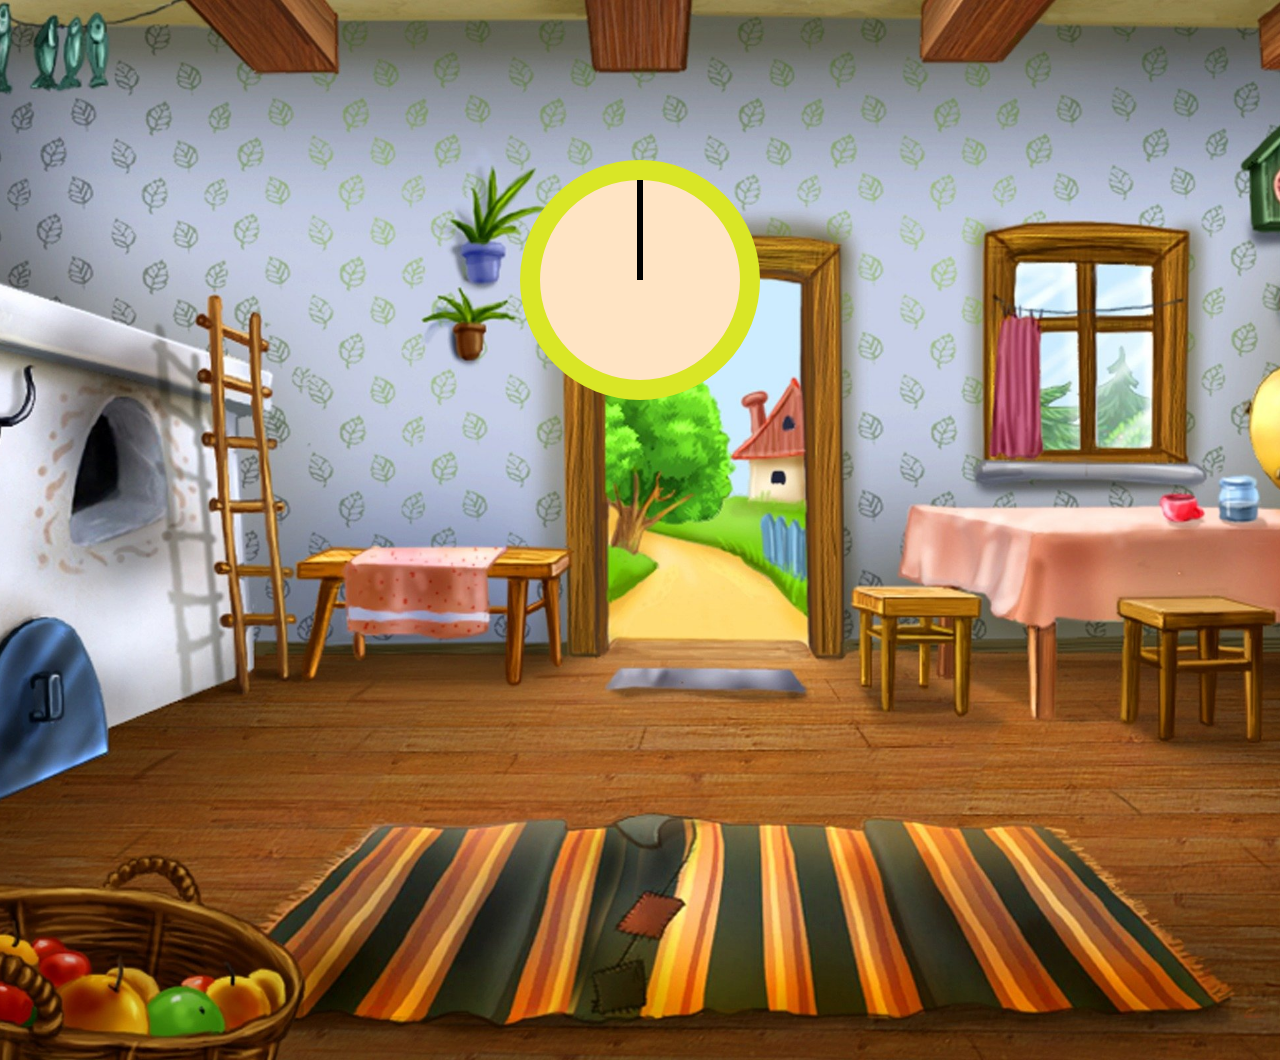
<file: Clock-project/index.html>
<!DOCTYPE html>
<html lang="en">
<head>
    <meta charset="UTF-8">
    <meta http-equiv="X-UA-Compatible" content="IE=edge">
    <meta name="viewport" content="width=device-width, initial-scale=1.0">
    <link rel="stylesheet" href="style.css">
    <title>Clock</title>
</head>
<body>
    <div class="clock">
        <div class="clock-face">
            <div class="hand hour-hand"></div>
            <div class="hand min-hand"></div>
            <div class="hand sec-hand"></div>
        </div>
    </div>

    <script src="main.js"></script>
</body>
</html>
</file>
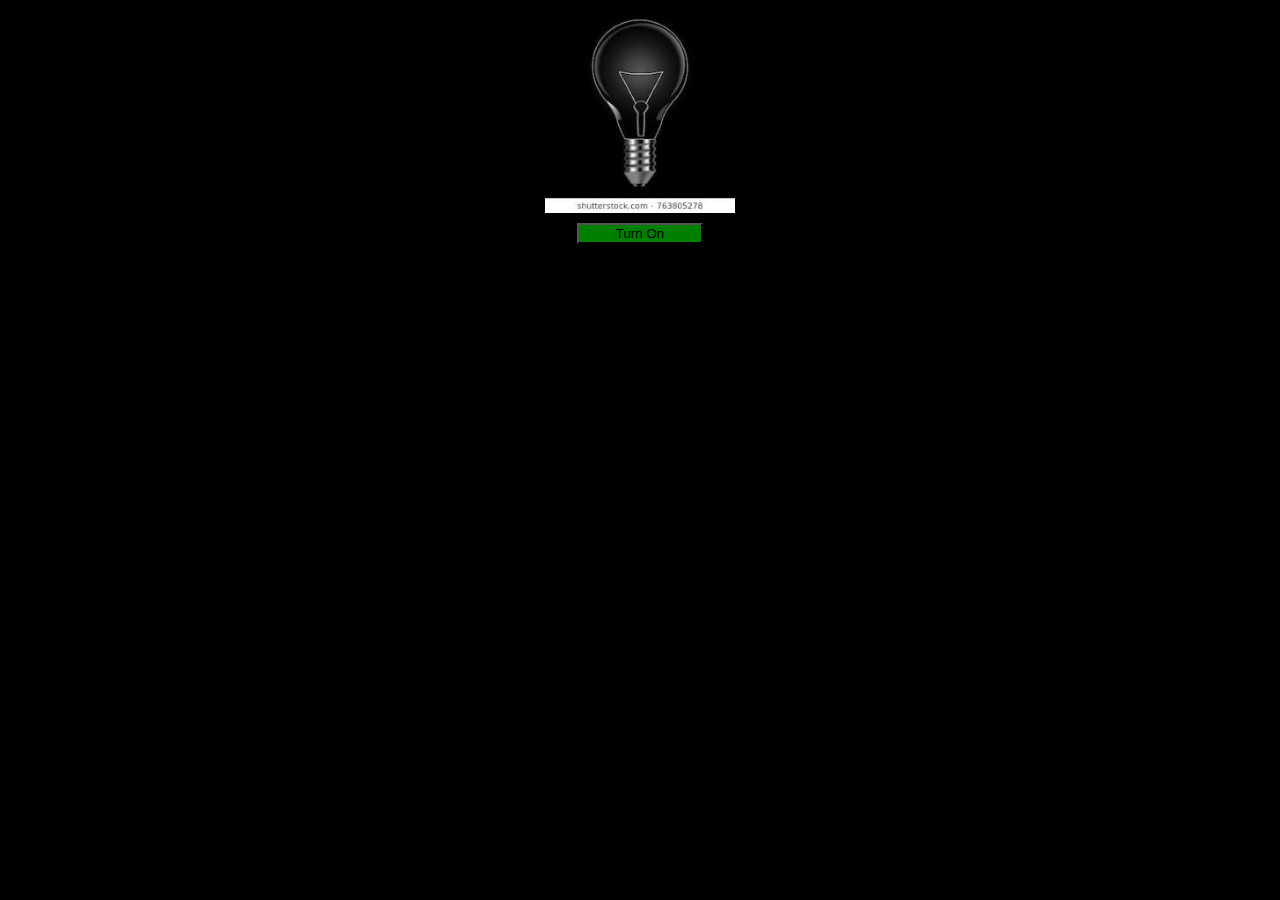
<file: Switch-Bulb/index.html>
<!DOCTYPE html>
<html lang="en">

<head>
    <meta charset="UTF-8">
    <meta http-equiv="X-UA-Compatible" content="IE=edge">
    <meta name="viewport" content="width=device-width, initial-scale=1.0">
    <title>Switch Bulb</title>
    <style>
        .center {
            text-align: center;
            width: 15%;
            margin-left: auto;
            margin-right: auto;
            display: block;
        }

        .btn {
            width: 10%;
            margin-top: 10px;
            background-color: green;
            cursor: pointer;
        }
    </style>
</head>

<body style="background-color: black;">
    <img src="off.jpg" alt="Turn on bulb" class="center" id="bulb">
    <button class="btn center" id='btn1'>Turn On</button>

    <script>
        const btnId = document.getElementById('btn1');
        let flag = true;

        const bulb = document.getElementById('bulb');
        btnId.addEventListener('click', imgChange);

        function imgChange(e) {

            if (btnId.textContent.includes("On")) {
                bulb.src = "on.jpg";

                btnId.textContent = "Turn Off";
                console.log("shraddha");
            } else {
                bulb.src = "off.jpg";

                btnId.textContent = "Turn On";
                console.log("goyal");
            }
        };



        




    </script>
</body>

</html>
</file>
<file: Clock-project/style.css>
*{
    margin:0;
    padding:0;
    box-sizing:border-box;
}

body{
    height: 100vh;
    width: 100%;
    background: url('house.jpg');
    background-size: cover;
    background-position:center;
    background-repeat: no-repeat;
}


.clock{
    width:15rem;
    height:15rem;
    border:20px solid rgb(217, 230, 38);
    border-radius:50%;
    margin:160px auto;
    background-color:bisque;
}

.clock-face{
    position:relative;
    width:100%;
    height:100%;
    transform:translateY(-3px);
}


.hand{
    width: 50%;
    height: 6px;
    background: black;
    position: absolute;
    top:50%;
    transform-origin: 100%;
    transition: all 0.05s;
    transition-timing-function: cubic-bezier(0.1, 2.7, 0.58, 1);
    transform: rotate(90deg);
}
</file>
